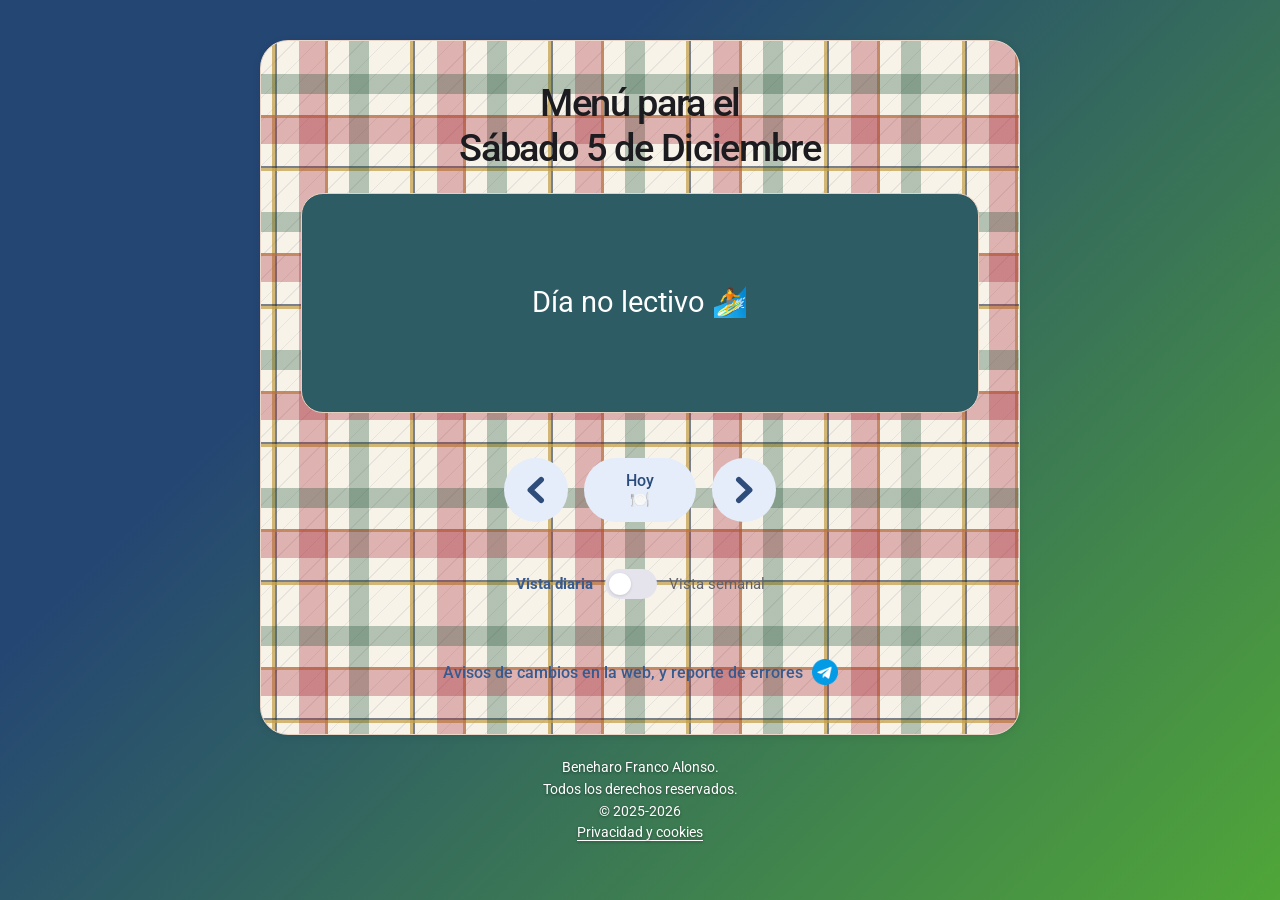
<file: index.html>
<!DOCTYPE html>
<html lang="es">

<head>
  <meta charset="utf-8">
  <meta name="viewport" content="width=device-width, initial-scale=1">
  <meta name="theme-color" content="#244673">
  <meta name="description" content="Consulta el menú diario y semanal del comedor de Teresianas.">
  <link rel="manifest" href="manifest.webmanifest">
  <title>Menú Teresianas</title>
  <link rel="icon"
    href="data:image/svg+xml,<svg xmlns=%22http://www.w3.org/2000/svg%22 viewBox=%220 0 100 100%22><text y=%22.9em%22 font-size=%2290%22>🍽️</text></svg>">
  <link href="style.css" rel="stylesheet" type="text/css" />
  <!-- Umami Analytics: analítica anónima, sin cookies ni datos personales -->
  <script defer src="https://cloud.umami.is/script.js" data-website-id="7f43e90f-f233-4e2e-85c0-de10c7acdffa"></script>
</head>

<body>
  <div id="seasonalSnow" class="seasonal-snow" aria-hidden="true"></div>

  <main class="container">
    <h1 id="currentDay"></h1>
    <div id="subjectMessage"></div>
    <br>
    <div class="day-controls">
      <button id="prevDay" aria-label="Día anterior"><img class="day-arrow" src="arrow-double.svg" alt="" aria-hidden="true"></button>
      <button id="presentDay" aria-label="Volver al menú de hoy">Hoy<br>🍽️</button>
      <button id="nextDay" aria-label="Día siguiente"><img class="day-arrow day-arrow-next" src="arrow-double.svg" alt="" aria-hidden="true"></button>
    </div>
    <!-- <br>
    <div>
    </div> -->
    <br>
    <div class="view-toggle">
      <span id="labelDay" class="view-toggle-label active">Vista diaria</span>
      <label class="switch">
        <input type="checkbox" id="viewToggle" role="switch" aria-label="Vista semanal">
        <span class="slider"></span>
      </label>
      <span id="labelWeek" class="view-toggle-label">Vista semanal</span>
    </div>
    <div id="weekView" aria-live="polite"></div>
    <!-- <br>
    <div><a href="https://laspalmas.escuelateresiana.com/wp-content/uploads/2025/09/MENU-2025-2026.COLEGIO-SANTA-TERESA-DE-JESUS.pdf" target="_blank" rel="noopener noreferrer"> Descargar aquí el menú en
        PDF 📚</a></div> -->
    <br>
    <div><a href='https://t.me/+aQBWeTOerSVhNjVk'>Avisos de cambios en la web, y reporte de errores <img
          src='telegrama.png' alt='Telegram'></a></div>
  </main>
  <p class="copyright">Beneharo Franco Alonso.<br>Todos los derechos reservados.<br>&copy; 2025-2026<br><a href="privacidad.html">Privacidad y cookies</a></p>
  <script src="script.js"></script>
</body>

</html>
</file>
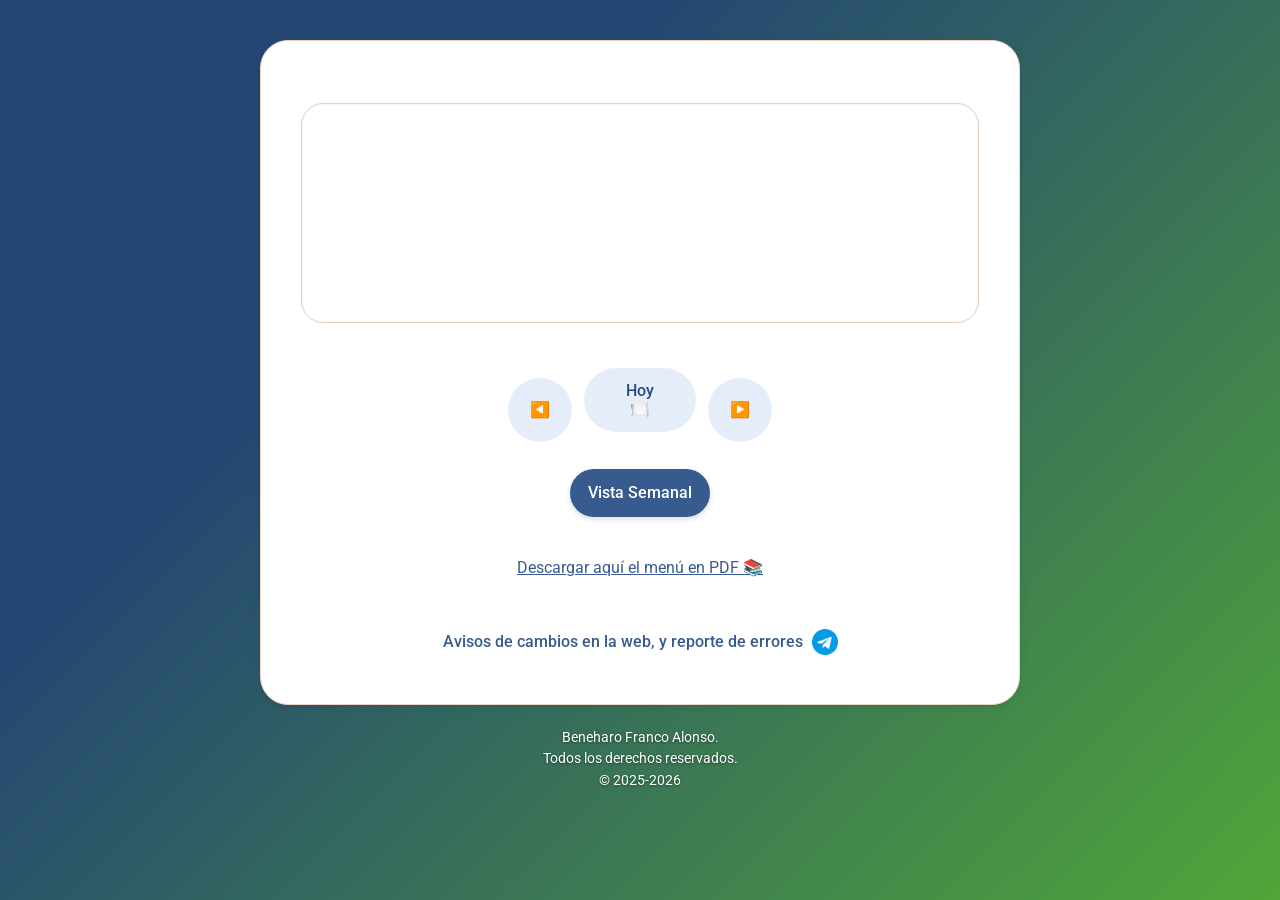
<file: index_original.html>
<!DOCTYPE html>
<html lang="es">

<head>
  <meta charset="utf-8">
  <meta name="viewport" content="width=device-width">
  <title>Menú Teresianas</title>
  <link rel="icon"
    href="data:image/svg+xml,<svg xmlns=%22http://www.w3.org/2000/svg%22 viewBox=%220 0 100 100%22><text y=%22.9em%22 font-size=%2290%22>🍽️</text></svg>">
  <link href="style.css" rel="stylesheet" type="text/css" />
  <!-- Umami Analytics: analítica anónima, sin cookies ni datos personales -->
  <script defer src="https://cloud.umami.is/script.js" data-website-id="7f43e90f-f233-4e2e-85c0-de10c7acdffa"></script>
</head>

<body>

  <div class="container">
    <h1 id="currentDay"></h1>
    <div id="subjectMessage"></div>
    <br>
    <div>
      <button id="prevDay">◀️</button>
      <button id="presentDay">Hoy<br>🍽️</button>
      <button id="nextDay">▶️</button>
    </div>
    <!-- <br>
    <div>
    </div> -->
    <br>
    <div>
      <button id="viewToggle">Vista Semanal</button>
    </div>
    <div id="weekView"></div>
    <br>
    <div><a href="https://laspalmas.escuelateresiana.com/wp-content/uploads/2025/09/MENU-2025-2026.COLEGIO-SANTA-TERESA-DE-JESUS.pdf" target="_blank" rel="noopener noreferrer"> Descargar aquí el menú en
        PDF 📚</a></div>
    <br>
    <div><a href='https://t.me/+aQBWeTOerSVhNjVk'>Avisos de cambios en la web, y reporte de errores <img
          src='telegrama.png' alt='Telegram'></a></div>
  </div>
  <p class="copyright">Beneharo Franco Alonso.<br>Todos los derechos reservados.<br>&copy; 2025-2026</p>
  <script src="script.js"></script>
</body>

</html>
</file>
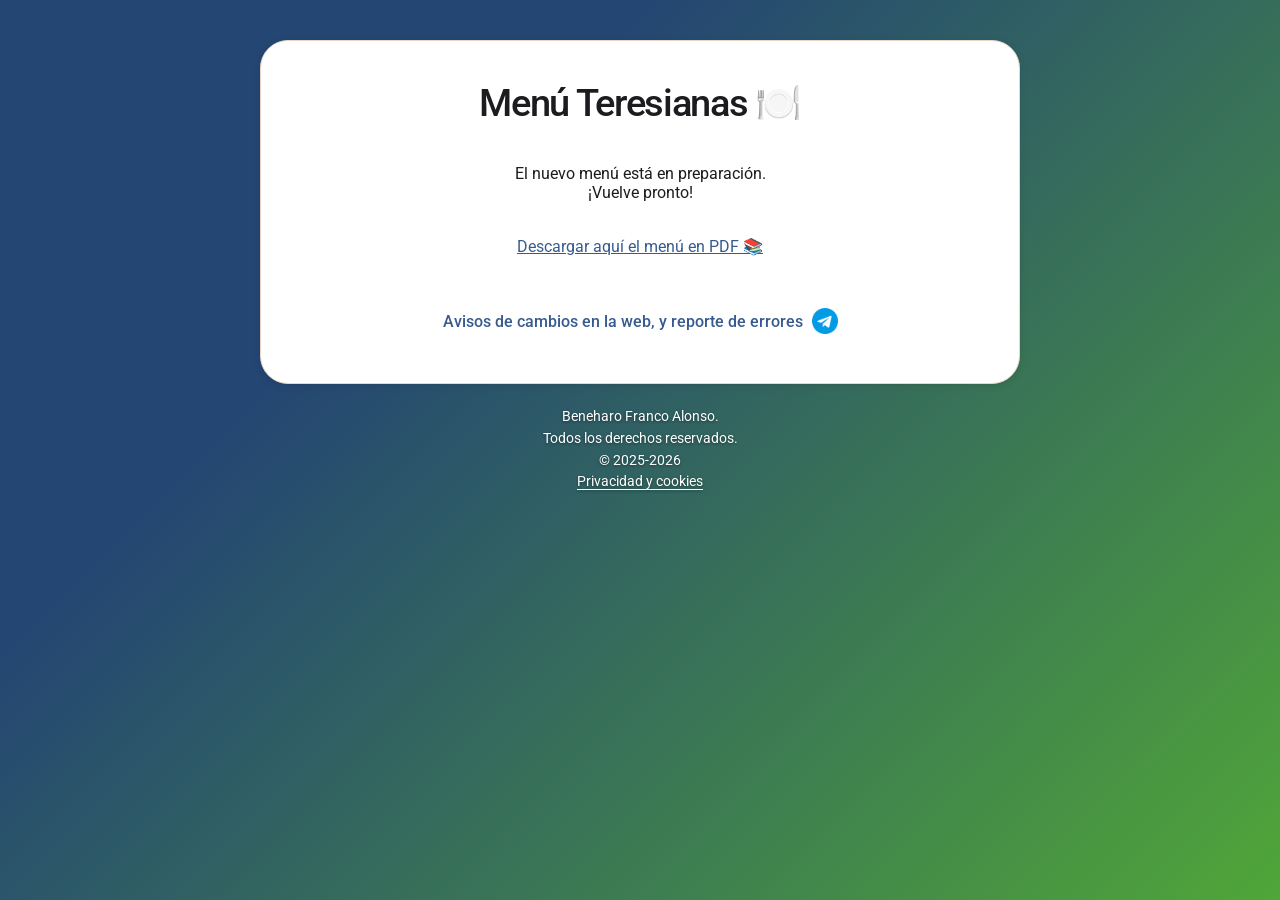
<file: index_temporal.html>
<!DOCTYPE html>
<html lang="es">

<head>
  <meta charset="utf-8">
  <meta name="viewport" content="width=device-width">
  <title>Menú Teresianas</title>
  <link rel="icon"
    href="data:image/svg+xml,<svg xmlns=%22http://www.w3.org/2000/svg%22 viewBox=%220 0 100 100%22><text y=%22.9em%22 font-size=%2290%22>🍽️</text></svg>">
  <link href="style.css" rel="stylesheet" type="text/css" />
  <!-- Umami Analytics: analítica anónima, sin cookies ni datos personales -->
  <script defer src="https://cloud.umami.is/script.js" data-website-id="7f43e90f-f233-4e2e-85c0-de10c7acdffa"></script>
</head>

<body>

  <div class="container">
    <h1>Menú Teresianas 🍽️</h1>
    <div class="maintenance-message">El nuevo menú está en preparación.<br>¡Vuelve pronto!</div>
    <br>
    <div><a href="https://laspalmas.escuelateresiana.com/wp-content/uploads/2025/09/MENU-2025-2026.COLEGIO-SANTA-TERESA-DE-JESUS.pdf" target="_blank" rel="noopener noreferrer"> Descargar aquí el menú en
        PDF 📚</a></div>
    <br>
    <div><a href='https://t.me/+aQBWeTOerSVhNjVk'>Avisos de cambios en la web, y reporte de errores <img
          src='telegrama.png' alt='Telegram'></a></div>
  </div>
  <p class="copyright">Beneharo Franco Alonso.<br>Todos los derechos reservados.<br>&copy; 2025-2026<br><a href="privacidad.html">Privacidad y cookies</a></p>
</body>

</html>
</file>
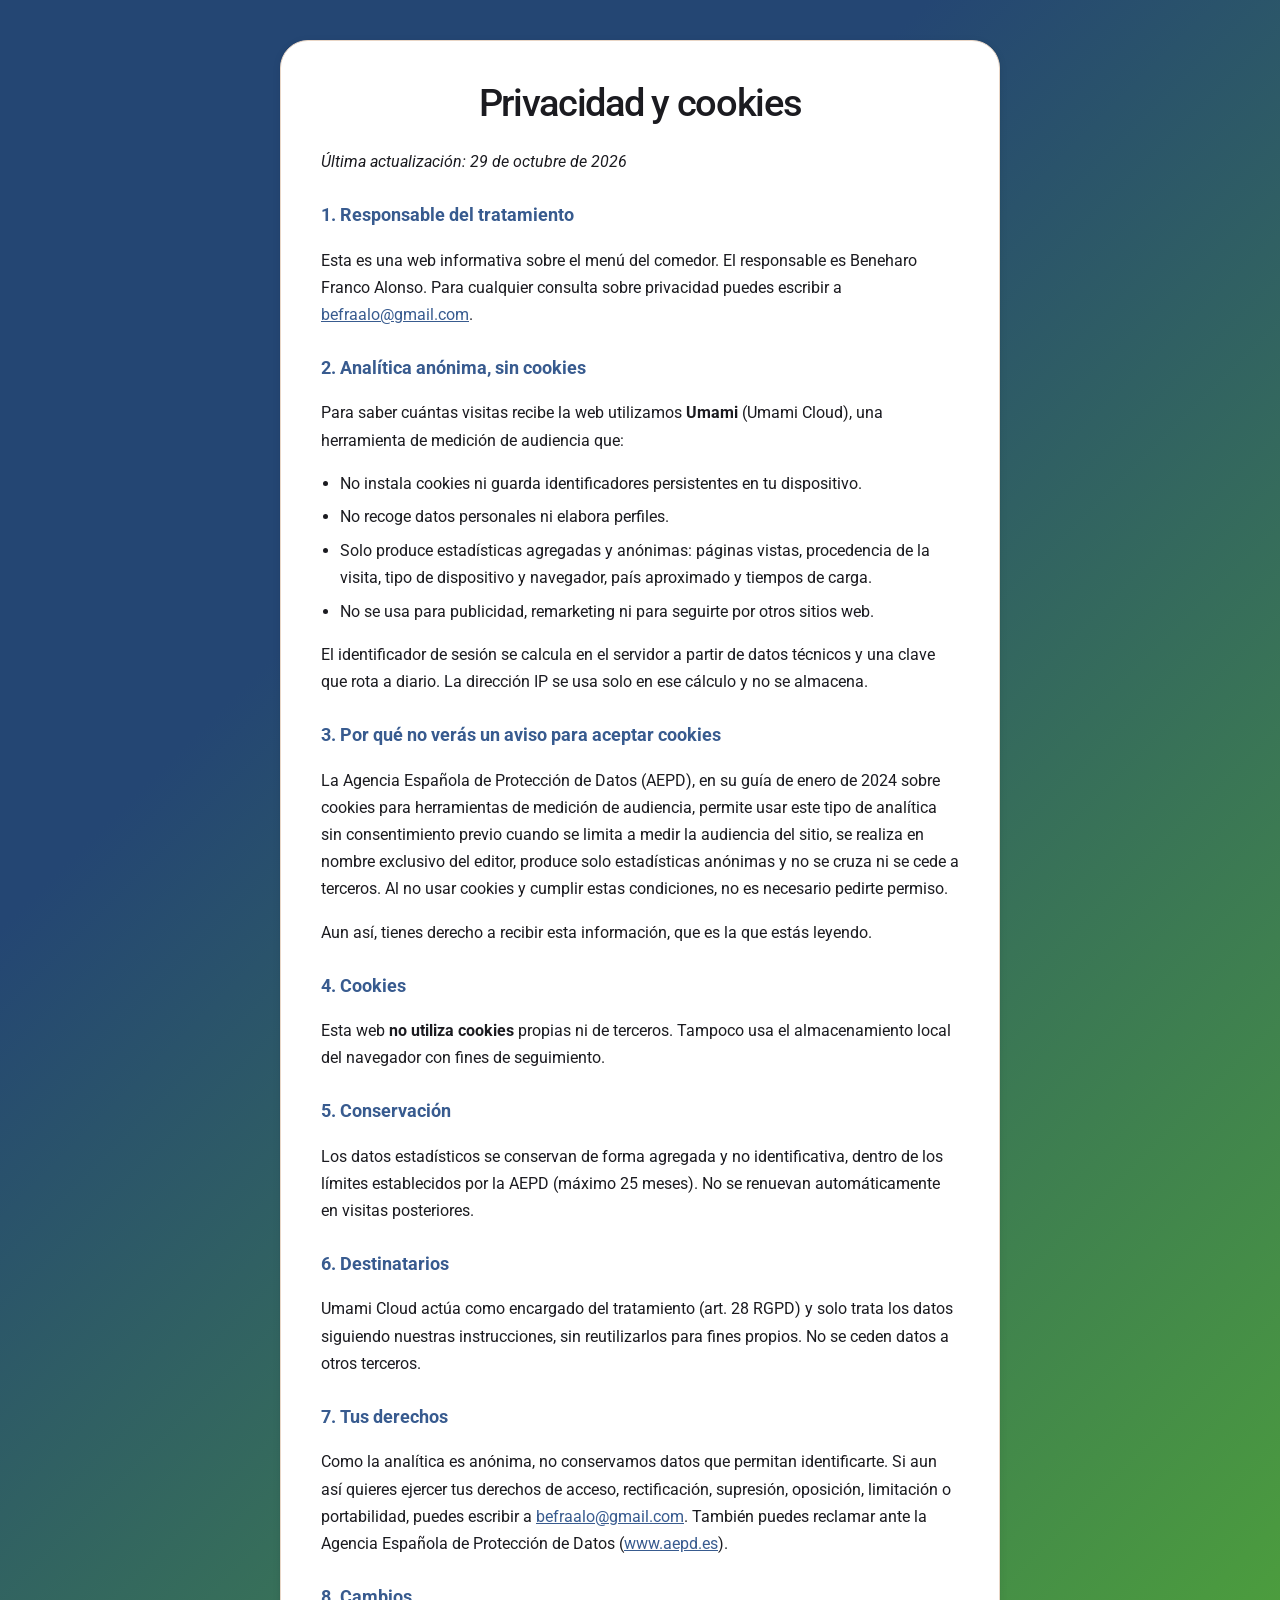
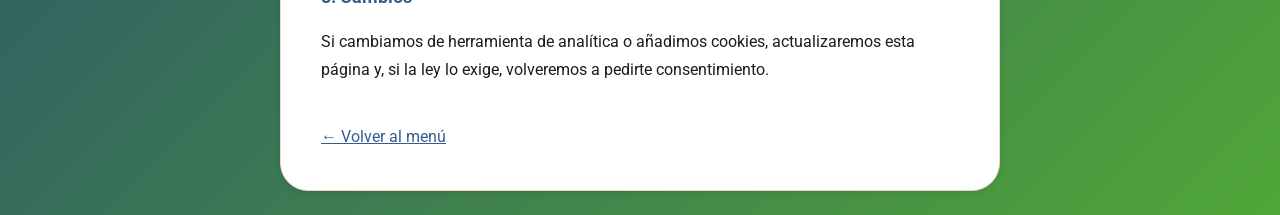
<file: privacidad.html>
<!DOCTYPE html>
<html lang="es">

<head>
  <meta charset="utf-8">
  <meta name="viewport" content="width=device-width">
  <title>Privacidad y cookies · Menú Teresianas</title>
  <link rel="icon"
    href="data:image/svg+xml,<svg xmlns=%22http://www.w3.org/2000/svg%22 viewBox=%220 0 100 100%22><text y=%22.9em%22 font-size=%2290%22>🍽️</text></svg>">
  <link href="style.css" rel="stylesheet" type="text/css" />
  <!-- Umami Analytics: analítica anónima, sin cookies ni datos personales -->
  <script defer src="https://cloud.umami.is/script.js" data-website-id="7f43e90f-f233-4e2e-85c0-de10c7acdffa"></script>
</head>

<body>

  <div class="container legal">
    <h1>Privacidad y cookies</h1>
    <p><em>Última actualización: 29 de octubre de 2026</em></p>

    <h2>1. Responsable del tratamiento</h2>
    <p>Esta es una web informativa sobre el menú del comedor. El responsable es Beneharo Franco Alonso.
      Para cualquier consulta sobre privacidad puedes escribir a
      <a href="mailto:befraalo@gmail.com">befraalo@gmail.com</a>.</p>

    <h2>2. Analítica anónima, sin cookies</h2>
    <p>Para saber cuántas visitas recibe la web utilizamos <strong>Umami</strong> (Umami Cloud), una herramienta
      de medición de audiencia que:</p>
    <ul>
      <li>No instala cookies ni guarda identificadores persistentes en tu dispositivo.</li>
      <li>No recoge datos personales ni elabora perfiles.</li>
      <li>Solo produce estadísticas agregadas y anónimas: páginas vistas, procedencia de la visita, tipo de
        dispositivo y navegador, país aproximado y tiempos de carga.</li>
      <li>No se usa para publicidad, remarketing ni para seguirte por otros sitios web.</li>
    </ul>
    <p>El identificador de sesión se calcula en el servidor a partir de datos técnicos y una clave que rota a
      diario. La dirección IP se usa solo en ese cálculo y no se almacena.</p>

    <h2>3. Por qué no verás un aviso para aceptar cookies</h2>
    <p>La Agencia Española de Protección de Datos (AEPD), en su guía de enero de 2024 sobre cookies para
      herramientas de medición de audiencia, permite usar este tipo de analítica sin consentimiento previo
      cuando se limita a medir la audiencia del sitio, se realiza en nombre exclusivo del editor, produce solo
      estadísticas anónimas y no se cruza ni se cede a terceros. Al no usar cookies y cumplir estas
      condiciones, no es necesario pedirte permiso.</p>
    <p>Aun así, tienes derecho a recibir esta información, que es la que estás leyendo.</p>

    <h2>4. Cookies</h2>
    <p>Esta web <strong>no utiliza cookies</strong> propias ni de terceros. Tampoco usa el almacenamiento local
      del navegador con fines de seguimiento.</p>

    <h2>5. Conservación</h2>
    <p>Los datos estadísticos se conservan de forma agregada y no identificativa, dentro de los límites
      establecidos por la AEPD (máximo 25 meses). No se renuevan automáticamente en visitas posteriores.</p>

    <h2>6. Destinatarios</h2>
    <p>Umami Cloud actúa como encargado del tratamiento (art. 28 RGPD) y solo trata los datos siguiendo
      nuestras instrucciones, sin reutilizarlos para fines propios. No se ceden datos a otros terceros.</p>

    <h2>7. Tus derechos</h2>
    <p>Como la analítica es anónima, no conservamos datos que permitan identificarte. Si aun así quieres
      ejercer tus derechos de acceso, rectificación, supresión, oposición, limitación o portabilidad, puedes
      escribir a <a href="mailto:befraalo@gmail.com">befraalo@gmail.com</a>. También puedes reclamar
      ante la Agencia Española de Protección de Datos (<a href="https://www.aepd.es" target="_blank"
        rel="noopener noreferrer">www.aepd.es</a>).</p>

    <h2>8. Cambios</h2>
    <p>Si cambiamos de herramienta de analítica o añadimos cookies, actualizaremos esta página y, si la ley lo
      exige, volveremos a pedirte consentimiento.</p>

    <a class="back-link" href="index.html">← Volver al menú</a>
  </div>

</body>

</html>
</file>
<file: style.css>
@import url('https://fonts.googleapis.com/css2?family=Roboto:wght@400;500;600;700&display=swap');

:root {
  color-scheme: light;
  font-family: Roboto, 'Segoe UI', Arial, sans-serif;
  --surface: #f7f7fb;
  --surface-container: #fff;
  --surface-low: #f0eff6;
  --ink: #1b1b20;
  --muted: #62636a;
  --primary: #385b8f;
  --primary-hover: #2e4d7a;
  --outline: #dedee5;
  --complementary: #bd8757;
  --shadow: 0 2px 8px rgba(27, 27, 32, .08), 0 1px 2px rgba(27, 27, 32, .06);
}

* { box-sizing: border-box; }

.seasonal-snow {
  position: fixed;
  z-index: 100;
  inset: 0;
  overflow: hidden;
  visibility: hidden;
  opacity: 0;
  pointer-events: none;
  transition: opacity 1.2s ease, visibility 1.2s ease;
}

.seasonal-snow.is-active { visibility: visible; opacity: 1; }

.snowflake {
  position: absolute;
  top: -12px;
  left: var(--flake-left);
  width: var(--flake-size);
  height: var(--flake-size);
  border-radius: 50%;
  background: #fff;
  opacity: var(--flake-opacity);
  box-shadow: 0 0 5px rgba(255,255,255,.72);
  animation: snowflake-fall var(--flake-duration) linear var(--flake-delay) infinite;
}

@keyframes snowflake-fall {
  0% { transform: translate(0, -12px); }
  32% { transform: translate(var(--flake-drift-a), 32vh); }
  67% { transform: translate(var(--flake-drift-b), 67vh); }
  100% { transform: translate(var(--flake-drift), 105vh); }
}

body {
  min-height: 100vh;
  margin: 0;
  padding: 40px 20px 24px;
  display: flex;
  flex-direction: column;
  align-items: center;
  background: linear-gradient(135deg, #244673 30%, #50A638 100%);
  color: var(--ink);
}

.container {
  position: relative;
  z-index: 1;
  width: min(100%, 760px);
  padding: clamp(22px, 5vw, 40px);
  border: 1px solid color-mix(in srgb, var(--complementary) 34%, white);
  border-radius: 28px;
  background: var(--surface-container);
  box-shadow: var(--shadow);
  text-align: center;
}

.container.seasonal-pattern {
  background:
    repeating-linear-gradient(0deg, transparent 0 38px, rgba(164, 27, 42, .30) 38px 67px, transparent 67px 88px, rgba(24, 78, 51, .30) 88px 108px, transparent 108px 138px),
    repeating-linear-gradient(90deg, transparent 0 38px, rgba(164, 27, 42, .30) 38px 67px, transparent 67px 88px, rgba(24, 78, 51, .30) 88px 108px, transparent 108px 138px),
    repeating-linear-gradient(0deg, transparent 0 11px, rgba(194, 158, 73, .72) 11px 14px, rgba(30, 45, 68, .58) 14px 16px, transparent 16px 64px, rgba(194, 158, 73, .68) 64px 67px, transparent 67px 138px),
    repeating-linear-gradient(90deg, transparent 0 11px, rgba(194, 158, 73, .72) 11px 14px, rgba(30, 45, 68, .58) 14px 16px, transparent 16px 64px, rgba(194, 158, 73, .68) 64px 67px, transparent 67px 138px),
    repeating-linear-gradient(135deg, transparent 0 8px, rgba(30, 45, 68, .08) 8px 9px, transparent 9px 16px),
    linear-gradient(#f7f3e9, #f7f3e9);
}

h1 {
  margin: 0 0 22px;
  color: var(--ink);
  font-size: clamp(1.8rem, 5vw, 2.35rem);
  font-weight: 500;
  line-height: 1.2;
  letter-spacing: -.035em;
}

#subjectMessage {
  /* Reserve space for long menus so the navigation stays in place. */
  min-height: 220px;
  margin: 0 auto 22px;
  padding: 22px 24px;
  display: flex;
  flex-direction: column;
  justify-content: center;
  align-items: center;
  border: 1px solid color-mix(in srgb, var(--complementary) 38%, white);
  border-radius: 22px;
  text-align: center;
  font-size: clamp(1.4rem, 3.5vw, 1.8rem);
  line-height: 1.65;
  box-shadow: inset 0 0 0 1px rgba(27, 27, 32, .03);
  transition: background-color .25s ease, color .25s ease;
}

@media (max-width: 520px) {
  #subjectMessage { min-height: 250px; }
}

button {
  min-width: 52px;
  min-height: 48px;
  margin: 4px;
  padding: 10px 18px;
  border: 0;
  border-radius: 999px;
  background: var(--primary);
  color: #fff;
  font: inherit;
  font-size: 1rem;
  font-weight: 500;
  cursor: pointer;
  box-shadow: 0 2px 5px rgba(27, 27, 32, .16);
  transition: background-color .18s ease, box-shadow .18s ease, transform .18s ease;
}

button:hover { background: var(--primary-hover); box-shadow: 0 4px 10px rgba(27, 27, 32, .18); }
button:active { transform: scale(.97); }
button:focus-visible, a:focus-visible, .switch input:focus-visible + .slider {
  outline: 3px solid #8aaee1;
  outline-offset: 3px;
}

.day-controls {
  display: flex;
  align-items: center;
  justify-content: center;
  gap: 8px;
}

#presentDay {
  min-width: 112px;
  border: 3px solid transparent;
  background: #e5edfa;
  color: #294c7c;
  box-shadow: none;
}
#presentDay:hover {
  border-color: var(--primary-hover);
  background: #d8e4f6;
  box-shadow: 0 2px 5px rgba(27, 27, 32, .12);
}

#prevDay, #nextDay {
  position: relative;
  display: inline-flex;
  align-items: center;
  justify-content: center;
  width: 64px;
  min-width: 64px;
  height: 64px;
  padding: 0;
  border: 3px solid transparent;
  border-radius: 999px;
  background: #e5edfa;
  color: var(--primary);
  box-shadow: none;
}

#prevDay:hover, #nextDay:hover {
  border-color: var(--primary-hover);
  background: #d8e4f6;
  box-shadow: 0 2px 5px rgba(27, 27, 32, .12);
}

.day-arrow { position: absolute; inset: 0; display: block; width: 30px; height: 30px; margin: auto; object-fit: contain; }
.day-arrow-next { transform: scaleX(-1); }

.view-toggle {
  display: flex;
  align-items: center;
  justify-content: center;
  gap: 12px;
  margin: 24px 0 8px;
}

.view-toggle-label { color: var(--muted); font-size: .95rem; cursor: pointer; user-select: none; }
.view-toggle-label.active { color: var(--primary); font-weight: 700; }

.switch { position: relative; display: inline-block; flex: 0 0 auto; width: 52px; height: 30px; }
.switch input { position: absolute; width: 1px; height: 1px; opacity: 0; }
.slider { position: absolute; inset: 0; border-radius: 999px; background: #e5e4ec; cursor: pointer; transition: background-color .2s; }
.slider::before { content: ''; position: absolute; top: 4px; left: 4px; width: 22px; height: 22px; border-radius: 50%; background: white; box-shadow: 0 1px 3px #0002; transition: transform .2s; }
.switch input:checked + .slider { background: #bdcce3; }
.switch input:checked + .slider::before { transform: translateX(22px); background: var(--primary); }

#weekView {
  display: flex;
  flex-wrap: wrap;
  justify-content: center;
  gap: 12px;
  margin-top: 18px;
}

.week-day {
  flex: 1 1 180px;
  max-width: 220px;
  min-width: 145px;
  padding: 18px 16px;
  border: 1px solid color-mix(in srgb, var(--complementary) 34%, white);
  border-radius: 20px;
  background: var(--surface-low);
  text-align: left;
  box-shadow: 0 1px 3px rgba(27, 27, 32, .04);
}

.week-date { color: var(--muted); font-size: .86rem; }
.week-day-name { margin: 4px 0 12px; color: #294c7c; font-size: 1.05rem; font-weight: 700; }
.week-menu { color: var(--ink); font-size: .95rem; line-height: 1.5; }
.week-day.is-today { box-shadow: inset 0 0 0 3px var(--primary); }
.week-day.is-today .week-date,
.week-day.is-today .week-day-name,
.week-day.is-today .week-menu {
  font-weight: 900;
  -webkit-text-stroke: .35px currentColor;
  paint-order: stroke fill;
}

.container > div:last-of-type { margin-top: 24px; }
.container > div:last-of-type a {
  display: inline-flex;
  align-items: center;
  gap: 9px;
  padding: 8px 14px;
  border: 1px solid transparent;
  border-radius: 999px;
  color: var(--primary);
  font-weight: 500;
  text-decoration: none;
  transition: background .2s ease, border-color .2s ease;
}
.container > div:last-of-type a:hover {
  border-color: color-mix(in srgb, #244673 22%, white);
  background: linear-gradient(135deg, color-mix(in srgb, #244673 12%, white), color-mix(in srgb, #50A638 12%, white));
  text-decoration: none;
}
img { width: 26px; vertical-align: middle; }

.copyright { position: relative; z-index: 1; margin: 22px 0 0; color: #fff; text-align: center; font-size: .85rem; line-height: 1.6; text-shadow: 0 1px 3px rgba(0, 0, 0, .45); }
.copyright a, a { color: var(--primary); }
.copyright a { color: #fff; text-decoration: underline; text-underline-offset: 3px; }

/* Página de privacidad */
.legal { width: min(100%, 720px); text-align: left; line-height: 1.7; }
.legal h1 { text-align: center; }
.legal h2 { margin-top: 1.5rem; color: var(--primary); font-size: 1.15rem; }
.legal ul { padding-left: 1.2rem; }
.legal li { margin-bottom: .4rem; }
.legal .back-link { display: inline-block; margin-top: 1.5rem; }
.maintenance-message { margin-top: 1rem; padding: 1rem; border-radius: 16px; color: var(--ink); }

@media (max-width: 520px) {
  body { padding: 18px 12px; }
  .container { padding: 22px 16px; border-radius: 24px; }
  .week-day { flex-basis: 100%; max-width: none; }
  #subjectMessage { padding: 18px 16px; }
}

@media (prefers-reduced-motion: reduce) {
  *, *::before, *::after { scroll-behavior: auto !important; transition-duration: .01ms !important; }
  .snowflake { display: none; }
}
</file>
